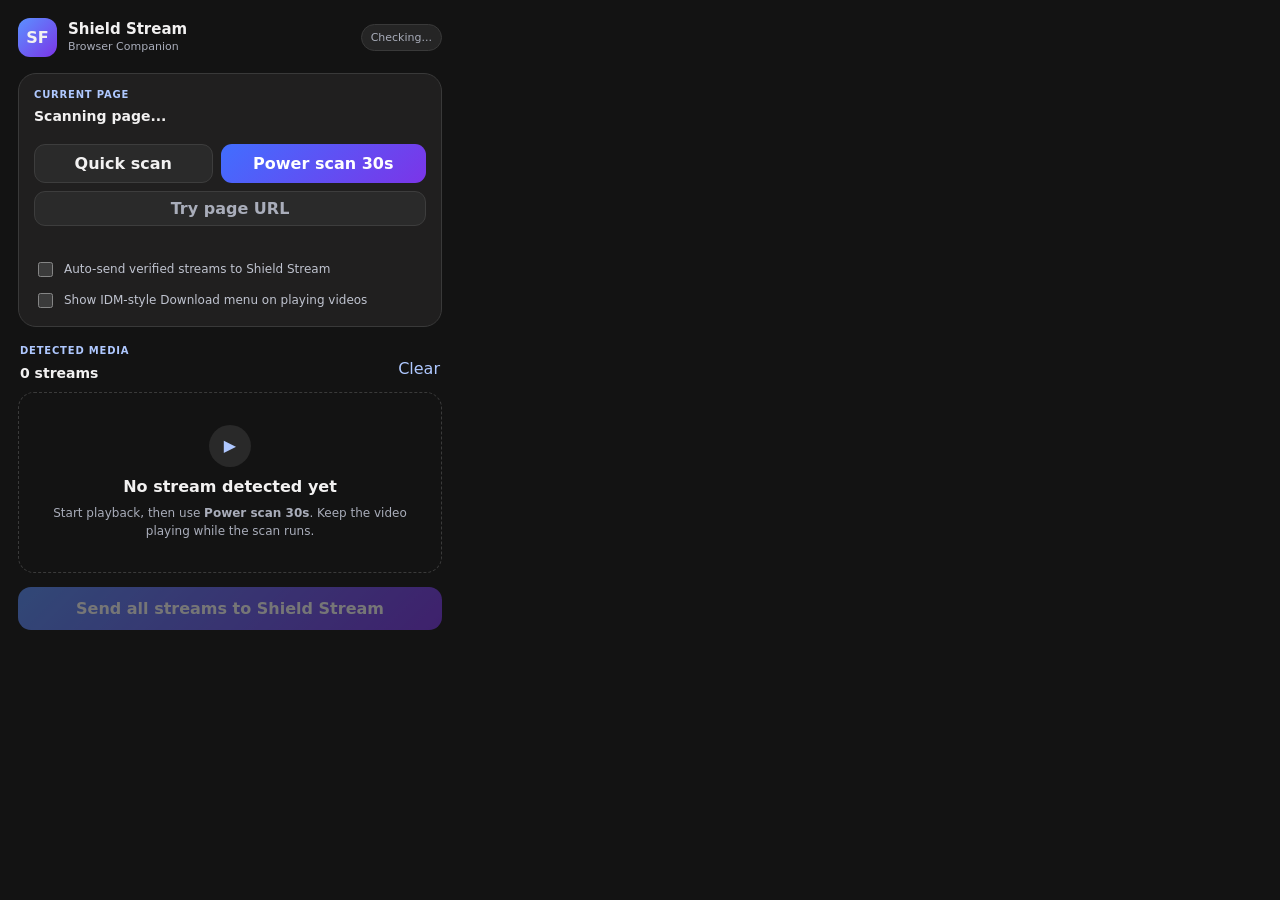
<file: desktop_v2_2/chrome_extension/popup.html>
<!doctype html>
<html>
<head>
  <meta charset="utf-8" />
  <meta name="viewport" content="width=device-width, initial-scale=1" />
  <title>Shield Stream</title>
  <link rel="stylesheet" href="popup.css" />
</head>
<body>
  <main class="shell">
    <header>
      <div class="brand-mark">SF</div>
      <div class="brand-copy">
        <strong>Shield Stream</strong>
        <span>Browser Companion</span>
      </div>
      <span id="connection" class="status">Checking...</span>
    </header>

    <section class="page-card">
      <div class="eyebrow">CURRENT PAGE</div>
      <div id="pageTitle" class="page-title">Scanning page...</div>
      <div id="pageUrl" class="page-url"></div>
      <div class="page-actions">
        <button id="scanBtn" class="secondary">Quick scan</button>
        <button id="deepScanBtn" class="deep">Power scan 30s</button>
        <button id="sendPageBtn" class="secondary compact">Try page URL</button>
      </div>
      <div id="deepState" class="deep-state"></div>
      <label class="auto-row"><input id="autoSend" type="checkbox" /> <span>Auto-send verified streams to Shield Stream</span></label>
      <label class="auto-row"><input id="floatingButton" type="checkbox" /> <span>Show IDM-style Download menu on playing videos</span></label>
    </section>

    <section class="results-head">
      <div>
        <div class="eyebrow">DETECTED MEDIA</div>
        <strong id="countText">0 streams</strong>
      </div>
      <button id="clearBtn" class="text-btn">Clear</button>
    </section>

    <section id="empty" class="empty">
      <div class="empty-icon">▶</div>
      <strong>No stream detected yet</strong>
      <p>Start playback, then use <b>Power scan 30s</b>. Keep the video playing while the scan runs.</p>
    </section>

    <section id="list" class="media-list"></section>

    <footer>
      <button id="sendAllBtn" class="primary" disabled>Send all streams to Shield Stream</button>
      <div id="message" class="message"></div>
    </footer>
  </main>
  <script src="popup.js"></script>
</body>
</html>
</file>
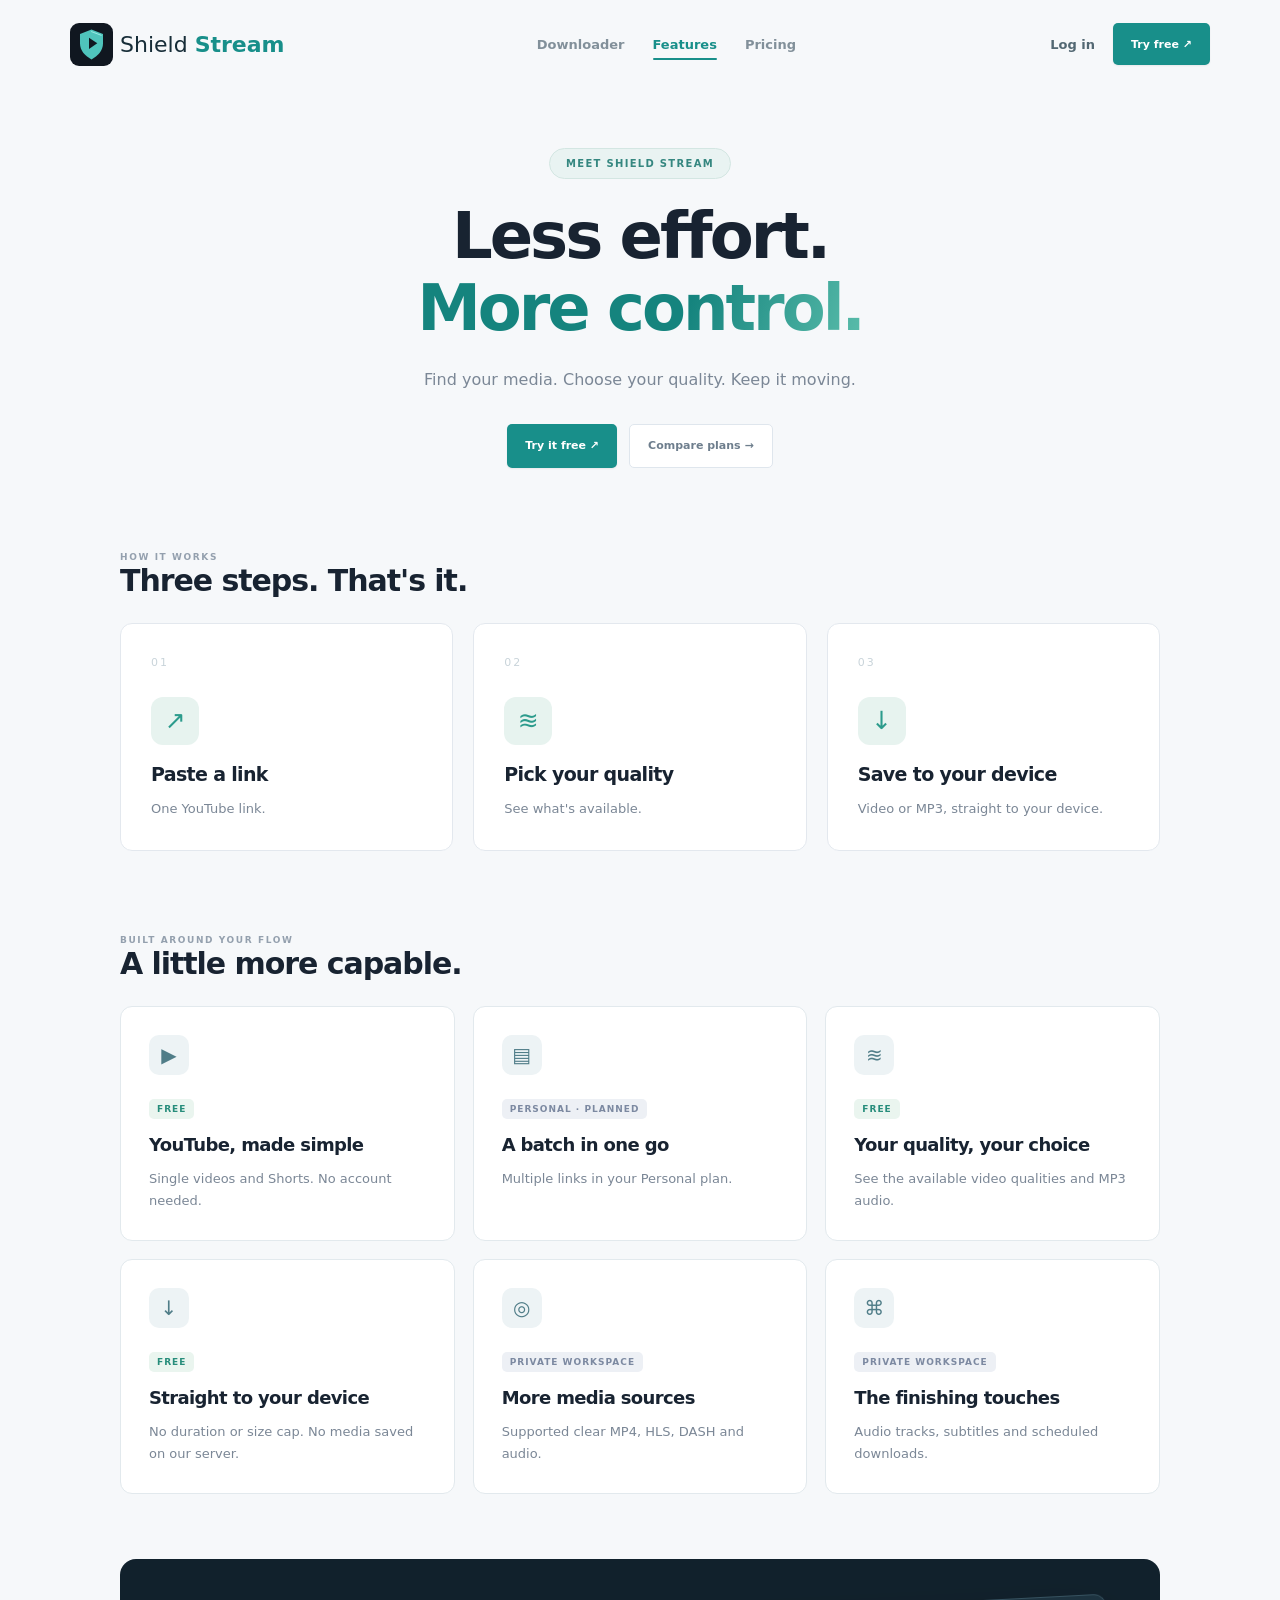
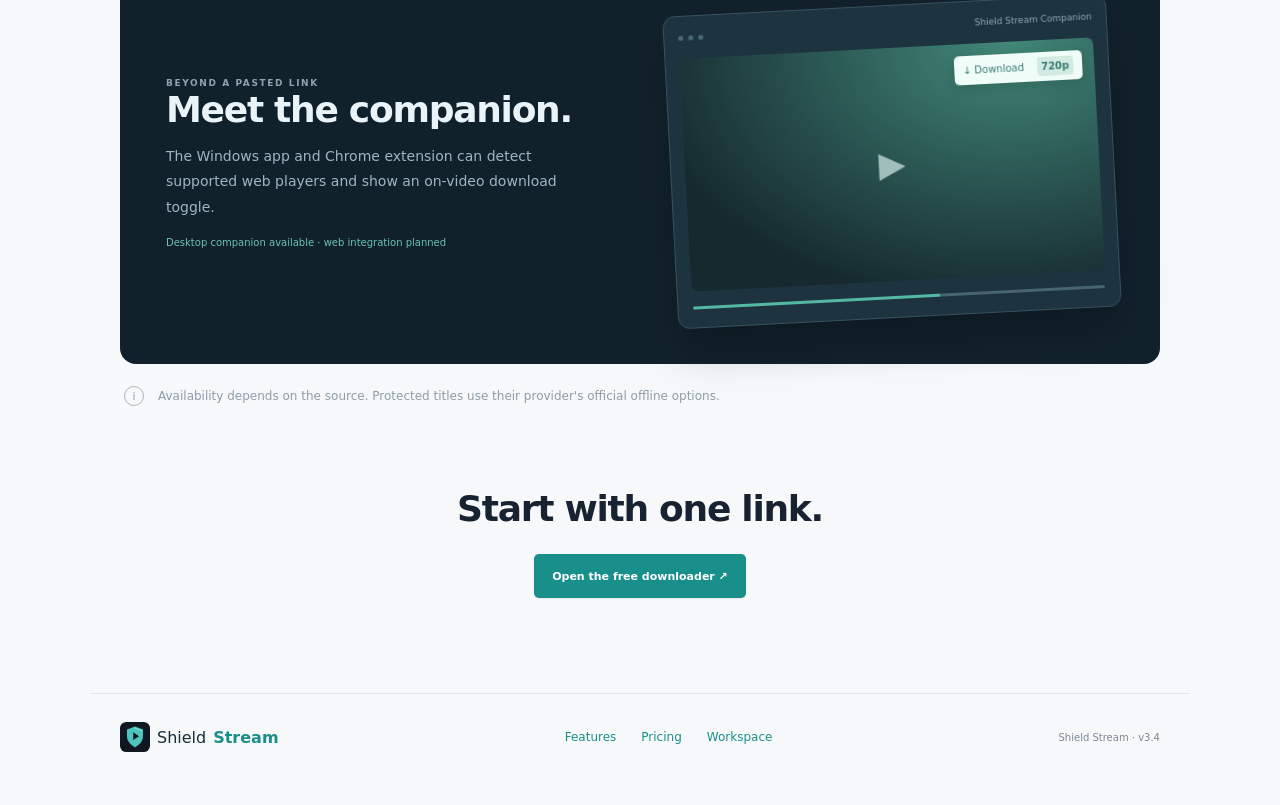
<file: server/static/features.html>
<!doctype html><html lang="en"><head><meta charset="utf-8"><meta name="viewport" content="width=device-width,initial-scale=1,viewport-fit=cover"><meta name="theme-color" content="#101720"><meta name="description" content="Shield Stream — simple media downloads and a private workspace."><title>Features · Shield Stream</title><link rel="icon" href="shield.svg" type="image/svg+xml"><link rel="manifest" href="manifest.webmanifest"><link rel="stylesheet" href="style.css?v=3.4"><script src="site.js?v=3.4" defer></script></head><body class="marketing-body" data-page="features"><nav class="public-nav marketing-nav" aria-label="Main navigation"><a class="public-brand" href="./"><img src="shield.svg" alt="">Shield <b>Stream</b></a><div class="site-links"><a href="./" data-page="home">Downloader</a><a href="features" data-page="features">Features</a><a href="pricing" data-page="pricing">Pricing</a></div><div class="site-actions"><a href="./#workspace" class="nav-login">Log in</a><a href="./#free-form" class="primary nav-start">Try free ↗</a></div></nav><main class="marketing-main"><section class="marketing-hero"><span class="hero-pill">MEET SHIELD STREAM</span><h1>Less effort.<br><span class="headline-shimmer">More control.</span></h1><p>Find your media. Choose your quality. Keep it moving.</p><div class="hero-actions"><a href="./#free-form" class="primary">Try it free ↗</a><a href="pricing" class="secondary">Compare plans →</a></div></section>
<section class="workflow-section"><div class="section-intro"><span class="eyebrow">HOW IT WORKS</span><h2>Three steps. That's it.</h2></div><div class="workflow-grid"><article><span class="workflow-number">01</span><div class="workflow-symbol">↗</div><h3>Paste a link</h3><p>One YouTube link.</p></article><article><span class="workflow-number">02</span><div class="workflow-symbol">≋</div><h3>Pick your quality</h3><p>See what's available.</p></article><article><span class="workflow-number">03</span><div class="workflow-symbol">↓</div><h3>Save to your device</h3><p>Video or MP3, straight to your device.</p></article></div></section>
<section class="feature-section"><div class="section-intro"><span class="eyebrow">BUILT AROUND YOUR FLOW</span><h2>A little more capable.</h2></div><div class="feature-grid"><article class="feature-tile"><span class="feature-icon">▶</span><span class="feature-state">FREE</span><h3>YouTube, made simple</h3><p>Single videos and Shorts. No account needed.</p></article><article class="feature-tile"><span class="feature-icon">▤</span><span class="feature-state planned">PERSONAL · PLANNED</span><h3>A batch in one go</h3><p>Multiple links in your Personal plan.</p></article><article class="feature-tile"><span class="feature-icon">≋</span><span class="feature-state">FREE</span><h3>Your quality, your choice</h3><p>See the available video qualities and MP3 audio.</p></article><article class="feature-tile"><span class="feature-icon">↓</span><span class="feature-state">FREE</span><h3>Straight to your device</h3><p>No duration or size cap. No media saved on our server.</p></article><article class="feature-tile"><span class="feature-icon">◎</span><span class="feature-state planned">PRIVATE WORKSPACE</span><h3>More media sources</h3><p>Supported clear MP4, HLS, DASH and audio.</p></article><article class="feature-tile"><span class="feature-icon">⌘</span><span class="feature-state planned">PRIVATE WORKSPACE</span><h3>The finishing touches</h3><p>Audio tracks, subtitles and scheduled downloads.</p></article></div></section>
<section class="companion-section"><div><span class="eyebrow">BEYOND A PASTED LINK</span><h2>Meet the companion.</h2><p>The Windows app and Chrome extension can detect supported web players and show an on-video download toggle.</p><span class="small-status">Desktop companion available · web integration planned</span></div><div class="companion-visual" aria-label="Illustration of the desktop download toggle"><div class="mock-window"><div class="mock-window-bar"><i></i><i></i><i></i><span>Shield Stream Companion</span></div><div class="mock-player"><span class="mock-play">▶</span><span class="mock-toggle">↓ Download <b>720p</b></span></div><div class="mock-track"><span></span></div></div></div></section>
<div class="source-note"><span>i</span><p>Availability depends on the source. Protected titles use their provider's official offline options.</p></div><section class="marketing-cta"><h2>Start with one link.</h2><a href="./#free-form" class="primary">Open the free downloader ↗</a></section></main><footer class="site-footer"><a class="public-brand" href="./"><img src="shield.svg" alt="">Shield <b>Stream</b></a><div><a href="features">Features</a><a href="pricing">Pricing</a><a href="./#workspace">Workspace</a></div><small>Shield Stream · v3.4</small></footer></body></html>
</file>
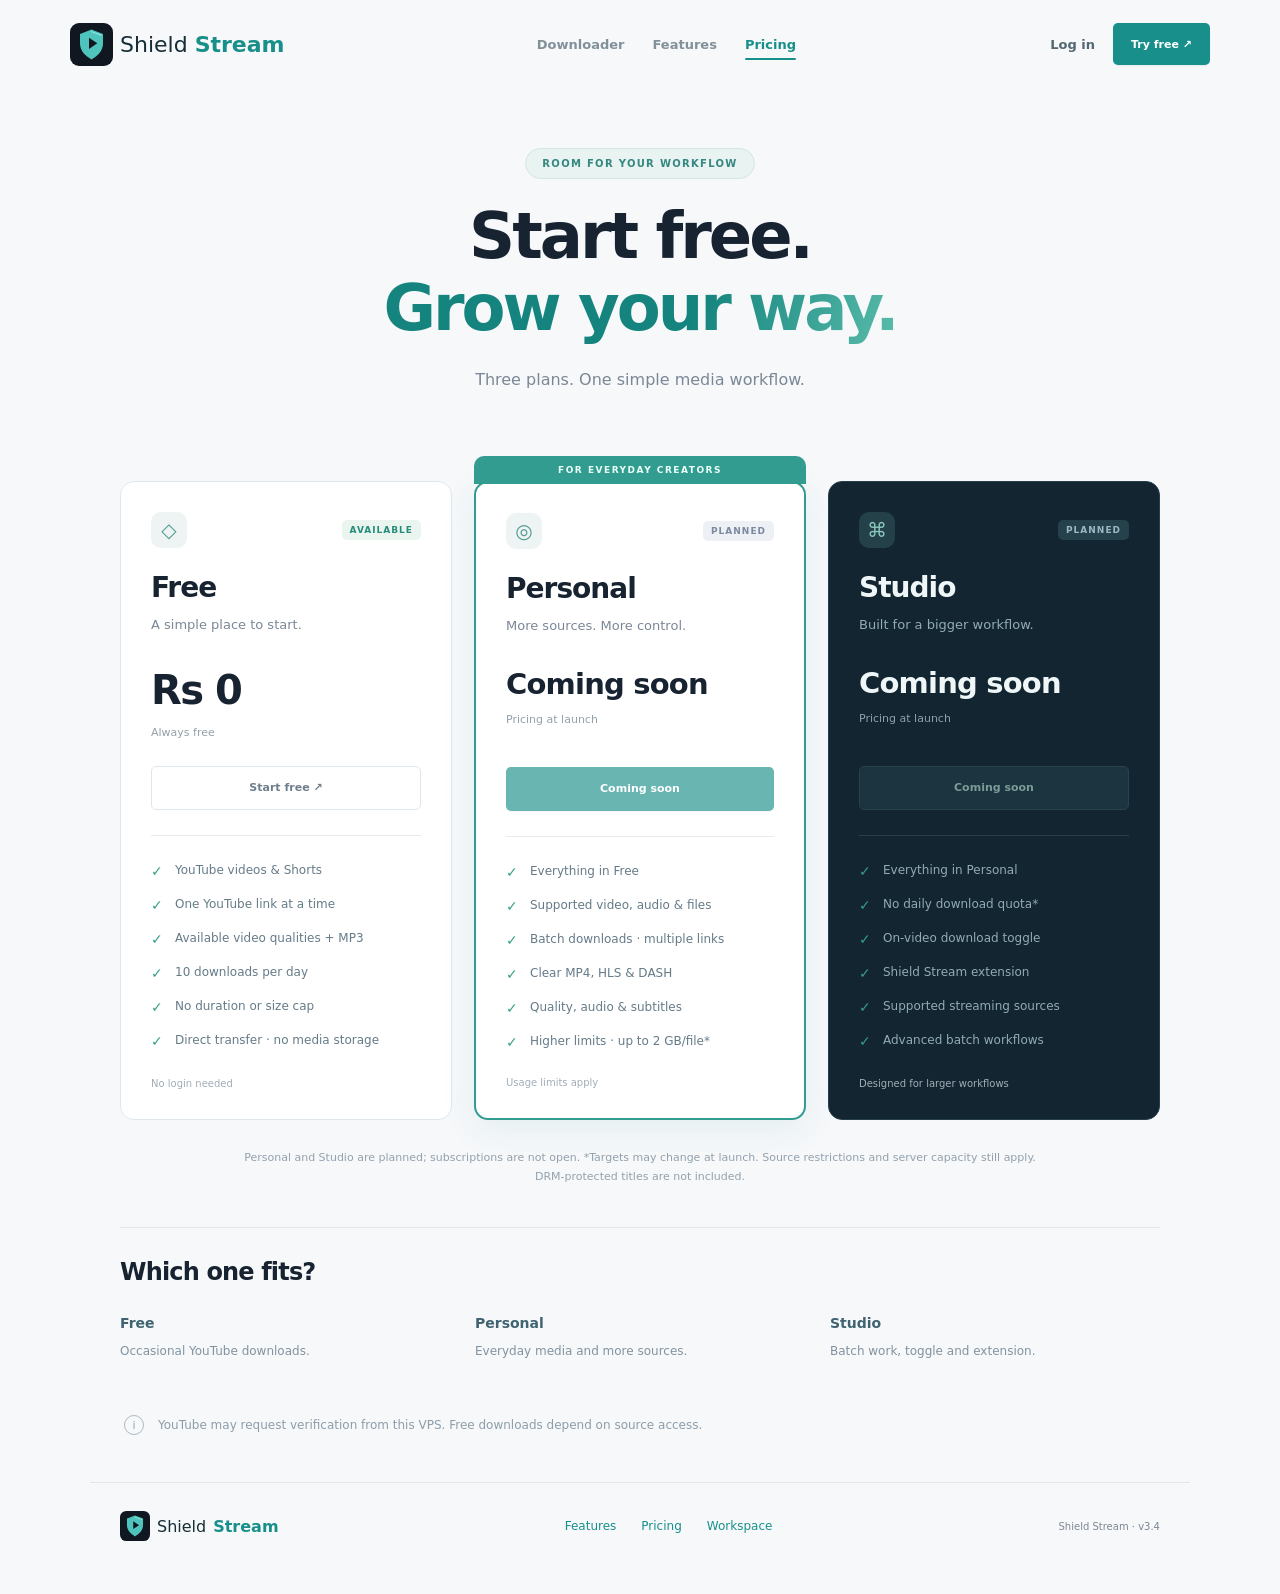
<file: server/static/pricing.html>
<!doctype html><html lang="en"><head><meta charset="utf-8"><meta name="viewport" content="width=device-width,initial-scale=1,viewport-fit=cover"><meta name="theme-color" content="#101720"><meta name="description" content="Shield Stream — simple media downloads and a private workspace."><title>Pricing · Shield Stream</title><link rel="icon" href="shield.svg" type="image/svg+xml"><link rel="manifest" href="manifest.webmanifest"><link rel="stylesheet" href="style.css?v=3.4"><script src="site.js?v=3.4" defer></script></head><body class="marketing-body" data-page="pricing"><nav class="public-nav marketing-nav" aria-label="Main navigation"><a class="public-brand" href="./"><img src="shield.svg" alt="">Shield <b>Stream</b></a><div class="site-links"><a href="./" data-page="home">Downloader</a><a href="features" data-page="features">Features</a><a href="pricing" data-page="pricing">Pricing</a></div><div class="site-actions"><a href="./#workspace" class="nav-login">Log in</a><a href="./#free-form" class="primary nav-start">Try free ↗</a></div></nav><main class="marketing-main"><section class="marketing-hero pricing-hero"><span class="hero-pill">ROOM FOR YOUR WORKFLOW</span><h1>Start free.<br><span class="headline-shimmer">Grow your way.</span></h1><p>Three plans. One simple media workflow.</p></section>
<section class="pricing-grid" aria-label="Plans"><article class="plan-card"><div class="plan-top"><span class="plan-icon">◇</span><span class="feature-state">AVAILABLE</span></div><h2>Free</h2><p class="plan-description">A simple place to start.</p><div class="plan-price">Rs 0<span>Always free</span></div><a href="./#free-form" class="secondary plan-action">Start free ↗</a><ul class="plan-features"><li>YouTube videos & Shorts</li><li>One YouTube link at a time</li><li>Available video qualities + MP3</li><li>10 downloads per day</li><li>No duration or size cap</li><li>Direct transfer · no media storage</li></ul><span class="plan-bottom">No login needed</span></article>
<article class="plan-card plan-featured"><div class="featured-ribbon">FOR EVERYDAY CREATORS</div><div class="plan-top"><span class="plan-icon">◎</span><span class="feature-state planned">PLANNED</span></div><h2>Personal</h2><p class="plan-description">More sources. More control.</p><div class="plan-price upcoming-price">Coming soon<span>Pricing at launch</span></div><button class="primary plan-action" disabled>Coming soon</button><ul class="plan-features"><li>Everything in Free</li><li>Supported video, audio & files</li><li>Batch downloads · multiple links</li><li>Clear MP4, HLS & DASH</li><li>Quality, audio & subtitles</li><li>Higher limits · up to 2 GB/file*</li></ul><span class="plan-bottom">Usage limits apply</span></article>
<article class="plan-card studio-card"><div class="plan-top"><span class="plan-icon">⌘</span><span class="feature-state planned">PLANNED</span></div><h2>Studio</h2><p class="plan-description">Built for a bigger workflow.</p><div class="plan-price upcoming-price">Coming soon<span>Pricing at launch</span></div><button class="secondary plan-action" disabled>Coming soon</button><ul class="plan-features"><li>Everything in Personal</li><li>No daily download quota*</li><li>On-video download toggle</li><li>Shield Stream extension</li><li>Supported streaming sources</li><li>Advanced batch workflows</li></ul><span class="plan-bottom">Designed for larger workflows</span></article></section>
<p class="pricing-note">Personal and Studio are planned; subscriptions are not open. *Targets may change at launch. Source restrictions and server capacity still apply. DRM-protected titles are not included.</p>
<section class="pricing-help"><h3>Which one fits?</h3><div><span><b>Free</b>Occasional YouTube downloads.</span><span><b>Personal</b>Everyday media and more sources.</span><span><b>Studio</b>Batch work, toggle and extension.</span></div></section><div class="source-note"><span>i</span><p>YouTube may request verification from this VPS. Free downloads depend on source access.</p></div></main><footer class="site-footer"><a class="public-brand" href="./"><img src="shield.svg" alt="">Shield <b>Stream</b></a><div><a href="features">Features</a><a href="pricing">Pricing</a><a href="./#workspace">Workspace</a></div><small>Shield Stream · v3.4</small></footer></body></html>
</file>
<file: desktop_v2_2/chrome_extension/popup.css>
:root {
  color-scheme: dark;
  font-family: "Segoe UI", Inter, system-ui, sans-serif;
  --bg: #131313;
  --card: #201f1f;
  --card2: #292929;
  --border: #393939;
  --text: #f2f1f1;
  --muted: #a9adba;
  --blue: #5b91ff;
  --purple: #7b35e8;
  --green: #66ddb0;
  --red: #ff8f8a;
  --amber: #f0c56b;
}
* { box-sizing: border-box; }
body { margin: 0; background: var(--bg); color: var(--text); width: 460px; min-height: 560px; }
.shell { padding: 18px; }
header { display: flex; align-items: center; gap: 11px; margin-bottom: 16px; }
.brand-mark { width: 39px; height: 39px; border-radius: 12px; display: grid; place-items: center; font-weight: 800; background: linear-gradient(135deg, var(--blue), var(--purple)); }
.brand-copy { display: flex; flex-direction: column; line-height: 1.15; flex: 1; }
.brand-copy strong { font-size: 15px; }
.brand-copy span { margin-top: 3px; font-size: 11px; color: var(--muted); }
.status { font-size: 11px; padding: 6px 9px; border-radius: 999px; color: var(--muted); background: #252525; border: 1px solid var(--border); }
.status.online { color: var(--green); border-color: #295b49; background: #17352c; }
.status.offline { color: var(--red); border-color: #673936; background: #3b2322; }
.page-card { background: var(--card); border: 1px solid var(--border); border-radius: 18px; padding: 15px; }
.eyebrow { color: #afc8ff; font-size: 10px; font-weight: 800; letter-spacing: .08em; margin-bottom: 7px; }
.page-title { font-size: 14px; font-weight: 700; line-height: 1.35; white-space: nowrap; overflow: hidden; text-overflow: ellipsis; }
.page-url { color: var(--muted); font-size: 11px; margin-top: 5px; white-space: nowrap; overflow: hidden; text-overflow: ellipsis; }
.page-actions { display: grid; grid-template-columns: 1fr 1.15fr; gap: 8px; margin-top: 13px; }
button { font: inherit; cursor: pointer; border: 0; }
.secondary { background: #2a2a2a; border: 1px solid #3d3d3d; color: var(--text); border-radius: 11px; padding: 9px 11px; font-weight: 650; }
.secondary.compact { grid-column: 1 / -1; padding: 7px 10px; color: var(--muted); }
.deep { color: white; border-radius: 11px; padding: 9px 11px; font-weight: 750; background: linear-gradient(135deg, #416eff, #7b35e8); }
.deep.active { background: #2b344b; color: #c7d7ff; cursor: progress; }
.deep-state { min-height: 15px; margin-top: 8px; font-size: 10px; color: var(--muted); }
.deep-state.active { color: #bcd0ff; }
.results-head { display: flex; align-items: end; justify-content: space-between; margin: 18px 2px 10px; }
.results-head strong { font-size: 14px; }
.text-btn { color: #afc8ff; background: transparent; padding: 4px 0; }
.empty { text-align: center; color: var(--muted); padding: 32px 24px; border: 1px dashed #3a3a3a; border-radius: 16px; }
.empty-icon { width: 42px; height: 42px; display: grid; place-items: center; border-radius: 50%; margin: 0 auto 10px; background: #292929; color: #afc8ff; }
.empty strong { color: var(--text); }
.empty p { font-size: 12px; line-height: 1.5; margin: 8px 0 0; }
.media-list { display: flex; flex-direction: column; gap: 9px; max-height: 330px; overflow-y: auto; }
.media-item { background: var(--card); border: 1px solid var(--border); border-radius: 15px; padding: 12px; display: grid; grid-template-columns: 1fr auto; gap: 10px; align-items: center; }
.media-item.verified { border-color: #365448; }
.media-title { font-weight: 650; font-size: 13px; line-height: 1.3; white-space: nowrap; overflow: hidden; text-overflow: ellipsis; max-width: 300px; }
.media-meta { display: flex; gap: 6px; align-items: center; margin-top: 5px; min-width: 0; }
.chip, .verify-chip { border-radius: 999px; padding: 3px 7px; font-size: 9px; text-transform: uppercase; white-space: nowrap; }
.chip { color: #bcd0ff; background: #28344e; border: 1px solid #3e5279; }
.verify-chip { color: var(--green); background: #19362c; border: 1px solid #315b4c; }
.media-url { color: var(--muted); font-size: 10px; white-space: nowrap; overflow: hidden; text-overflow: ellipsis; max-width: 210px; }
.send-one { border-radius: 10px; padding: 8px 10px; color: white; font-weight: 700; background: linear-gradient(135deg, var(--blue), var(--purple)); }
footer { margin-top: 14px; }
.primary { width: 100%; color: white; border-radius: 13px; padding: 12px 14px; font-weight: 750; background: linear-gradient(135deg, var(--blue), var(--purple)); }
.primary:disabled { opacity: .42; cursor: default; }
.message { color: var(--muted); text-align: center; font-size: 11px; min-height: 16px; margin-top: 8px; line-height: 1.4; }
.message.ok { color: var(--green); }
.message.error { color: var(--red); }
.hint-item { border-style: dashed; opacity: .82; }
.send-one.wait { background: #303030; color: #a9adba; border: 1px solid #444; cursor: default; }

.auto-row{display:flex;align-items:center;gap:8px;margin-top:10px;color:#bfc3cf;font-size:12px;user-select:none}.auto-row input{accent-color:#6c5ce7;width:15px;height:15px}.auto-row span{line-height:1.3}
</file>
<file: server/static/style.css>
:root{--ink:#182331;--muted:#7c8795;--accent:#188f8a;--accent-dark:#107670;--line:#e3e8ee;--bg:#f3f5f8;--sidebar:#111a24;--danger:#c2495f}*{box-sizing:border-box}body{margin:0;font-family:Inter,ui-sans-serif,system-ui,-apple-system,BlinkMacSystemFont,"Segoe UI",sans-serif;color:var(--ink);background:var(--bg);font-size:13px}[hidden]{display:none!important}button,input,textarea,select{font:inherit}button{cursor:pointer;transition:background .15s,box-shadow .15s;border:0}button:disabled{opacity:.55;cursor:wait}a{color:var(--accent);text-decoration:none}button,input,a,select,summary{outline-offset:4px}h1,h2,h3{margin:0;letter-spacing:-.035em}h1{font-size:30px;line-height:1.3;font-weight:650}h2{font-size:27px;font-weight:650}h3{font-size:15px;font-weight:650}p{color:#7b8796;line-height:1.7}small{font-size:11px;color:var(--muted)}.eyebrow{font-size:9px;letter-spacing:1.6px;font-weight:750;color:#94a0ae;margin-bottom:10px}.status-dot{display:inline-block;width:6px;height:6px;background:#28af96;border-radius:50%;flex-shrink:0}.login{display:grid;grid-template-columns:48% 52%;min-height:100dvh}.login-story{display:flex;flex-direction:column;background:radial-gradient(ellipse at 110% 70%,#22475166,transparent 55%),#101923;color:#eef4fa;padding:50px 65px;position:relative;overflow:hidden}.login-story:after{content:"";position:absolute;bottom:-140px;right:-170px;width:580px;height:580px;border:1px solid #b4ded412;border-radius:50%;box-shadow:0 0 0 60px #b4ded407,0 0 0 120px #b4ded404}.login-brand{display:flex;align-items:center;gap:12px;font-size:18px;letter-spacing:2px;font-weight:400}.login-brand img{width:45px}.login-brand b{color:#65c9c3;font-weight:700}.login-copy{margin:auto 0;position:relative;z-index:1}.login-copy .eyebrow{color:#649ca0;font-size:10px}.login-copy h1{font-size:54px;line-height:1.15;margin:25px 0;font-weight:620;letter-spacing:-2px}.login-copy p{font-size:15px;color:#778ba0;line-height:1.9}.login-protocols{display:flex;gap:10px;margin-top:35px}.login-protocols span{padding:7px 12px;border:1px solid #304152;border-radius:5px;color:#94a7bc;font-size:9px;letter-spacing:1px}.login-caption{font-size:8px;letter-spacing:2px;color:#627689}.login-right{display:grid;place-items:center;padding:35px;background:#f8fafc}.login-card{width:100%;max-width:365px}.login-card p{font-size:12px;margin:14px 0 30px}.login-card label{margin-top:35px}.login-card input{background:#fff;font-size:13px;padding:15px}.login-card .primary{margin-top:18px;width:100%;padding:15px;justify-content:space-between}.login-trust{border-top:1px solid var(--line);margin-top:40px;padding-top:22px;font-size:9px;color:#8c99a6;display:flex;align-items:center;gap:7px}.login-trust>span:last-child{margin-left:auto;font-size:7px;letter-spacing:1px}.login-mobile-brand{display:none}aside{position:fixed;inset:0 auto 0 0;width:228px;padding:25px 15px;background:var(--sidebar);display:flex;flex-direction:column;color:#a8b7c8}.brand{display:flex;gap:10px;align-items:center;color:#f0f4f9;font-size:19px;font-weight:450;letter-spacing:-.5px;padding:0 7px 26px}.brand img{width:39px}.brand b{font-weight:700}.brand small{display:block;font-size:7px;letter-spacing:1.9px;margin-top:6px;color:#6d849d}.workspace-name{display:flex;gap:9px;align-items:center;padding:11px;border:1px solid #273544;border-radius:7px;font-size:10px;color:#c4d0de;margin-bottom:30px}.workspace-name small{display:block;font-size:8px;margin-top:4px;color:#617990}.workspace-name>span:last-child{margin-left:auto;color:#536b85}.avatar{width:27px;height:29px;border-radius:6px;background:#25394a;color:#a7cdd3;display:grid;place-items:center;font-size:11px;font-weight:650}.nav-label{padding:0 13px;font-size:8px;letter-spacing:1.7px;color:#526a83;font-weight:650;margin-bottom:12px}.nav-secondary{margin-top:25px}.nav{display:flex;gap:12px;align-items:center;padding:12px 13px;border-radius:6px;color:#91a3b6;background:transparent;font-size:11px;font-weight:500;position:relative;margin-bottom:5px;text-align:left;min-height:42px}.nav-icon{width:18px;font-size:18px;text-align:center;line-height:1}.nav.active{color:#73d5ce;background:#1b343d}.nav.active:before{content:"";position:absolute;left:-15px;top:9px;bottom:9px;width:3px;background:#4cc3b9;border-radius:0 3px 3px 0}.nav b{font-size:9px;font-weight:500;border-radius:4px;padding:2px 6px;background:#2c4b55;color:#94d4d1;margin-left:auto}.aside-bottom{border-top:1px solid #233140;margin-top:auto;padding:22px 10px 0}.server-state{font-size:10px;position:relative;padding-left:15px;color:#9dafc1}.server-state i{position:absolute;left:0;top:4px;width:5px;height:5px;background:#41bea8;border-radius:50%}.server-state small{display:block;font-size:8px;color:#5f778e;margin:7px 0 21px}.text-button{background:transparent;color:var(--muted);padding:6px 0;font-size:10px}.aside-bottom .text-button{color:#6f879e}main{margin-left:228px}header{height:68px;display:flex;align-items:center;justify-content:space-between;padding:0 35px;background:white;border-bottom:1px solid var(--line);gap:15px}.breadcrumb{font-size:10px;color:#94a1b1}.breadcrumb span{color:#c3ccd5;margin:0 12px}.breadcrumb strong{font-weight:500;color:#5e6c7f}.header-actions{display:flex;gap:16px;align-items:center}.header-avatar{width:28px;height:28px;background:#ecf1f4;border:1px solid #dde4eb;border-radius:6px;display:grid;place-items:center;font-size:10px;font-weight:600;color:#788b9b}.private-pill{display:flex;gap:6px;align-items:center;color:#7b8a97;font-size:9px}.private-pill i{width:4px;height:4px;border-radius:50%;background:#46b39b}#mobile-logout{display:none}.page{padding:32px 35px 20px;max-width:1450px;margin:auto}.page-heading{display:flex;justify-content:space-between;align-items:center;gap:20px;margin-bottom:27px}.page-heading p{font-size:11px;margin:9px 0 0}.page-heading .secondary{font-size:10px;padding:10px 14px}.stats{display:grid;grid-template-columns:repeat(4,1fr);gap:15px;margin:0 0 22px}.stats>div{border:1px solid var(--line);background:white;padding:19px 20px;border-radius:8px}.stat-top{display:flex;justify-content:space-between;align-items:center;gap:5px}.stat-top>span{color:#91a0ae;font-size:8px;letter-spacing:1px;font-weight:650}.stat-top i{font-style:normal;font-size:15px;color:#9caebb}.stats strong{font-size:26px;display:block;margin:12px 0 6px;letter-spacing:-1px;font-weight:650}.stats small{font-size:9px;color:#9ba7b4}.stats .stat-engine{font-size:20px;margin:17px 0 9px;letter-spacing:-.4px;display:flex;gap:8px;align-items:center}.capture-grid{display:grid;grid-template-columns:minmax(0,1fr) 275px;gap:20px}.panel{background:#fff;border:1px solid var(--line);border-radius:8px;padding:24px;margin:0 0 20px}.panel-heading{display:flex;align-items:center;justify-content:space-between;gap:15px;margin-bottom:24px}.panel-heading small{font-size:9px;display:block;margin-top:5px;color:#9ba7b5}.section-label{display:inline-flex;align-items:center;gap:12px}.step-number{width:29px;height:29px;border:1px solid #dce6ed;background:#f5f8fa;color:#a3b0ba;border-radius:6px;display:grid;place-items:center;font-size:10px;font-weight:650}.muted{font-size:8px;letter-spacing:1px;color:#9da9b7}.tag{font-size:7px;letter-spacing:1px;border:1px solid #e1e8ec;background:#f7f9fa;border-radius:4px;color:#8a9ba6;padding:5px 7px;white-space:nowrap}.primary,.secondary{display:inline-flex;align-items:center;justify-content:center;gap:16px;border-radius:5px;font-size:11px;font-weight:600;padding:12px 18px;white-space:nowrap}.primary{background:var(--accent);color:white;box-shadow:0 1px 2px #0001}.primary:hover{background:var(--accent-dark)}.secondary{background:white;border:1px solid #dfe6ed;color:#6e7e8d}.secondary:hover{background:#f1f7f7}.compact{font-size:9px;padding:8px 10px}label{display:block;font-size:10px;color:#71808e;font-weight:600;margin-bottom:9px}input,select,textarea{border:1px solid #dde5eb;background:#fbfcfd;border-radius:5px;padding:12px 13px;width:100%;font-size:11px;color:#526271}input:focus,select:focus,textarea:focus{outline:2px solid #47b1a62b;border-color:#5bb9af}input::placeholder{color:#a7b2bd}.url-row{display:flex;gap:9px}.url-row input{flex:1;min-width:0}.url-row .primary{padding:12px 19px}.help{font-size:10px;color:#95a1ae;line-height:1.7}details{font-size:10px;margin-top:17px;color:#8897a7}summary{cursor:pointer}summary .muted{margin-left:8px;letter-spacing:0;font-size:9px}textarea{min-height:80px;resize:vertical;font-family:ui-monospace,monospace}.source-footnote{padding-top:22px;margin-top:21px;border-top:1px solid #edf0f4;color:#a2adba;font-size:9px;display:flex;gap:7px;align-items:center}.tiny-shield{color:#7dafaa;font-size:15px}.source-panel{margin-bottom:0}.quick-panel{padding:20px 19px;margin-bottom:0}.quick-panel .panel-heading{margin-bottom:14px}.quick-panel h3{font-size:12px}.quick-source{display:flex;width:100%;align-items:center;gap:10px;background:transparent;padding:13px 0;text-align:left;border-bottom:1px solid #eef1f5;color:#6f8191}.quick-source:last-child{border-bottom:0}.quick-source:hover{background:#f6fafb}.quick-icon{display:grid;place-items:center;flex-shrink:0;width:30px;height:32px;border:1px solid #e1e8ec;background:#f5f8fa;border-radius:5px;color:#8aadb0;font-size:16px}.quick-source b{display:block;font-size:10px;font-weight:600;color:#647786}.quick-source small{display:block;margin-top:4px;color:#a2aeb9;font-size:8px}.quick-source>span:last-child{margin-left:auto;font-size:13px;color:#b2bfca}.results-heading{display:flex;align-items:center;justify-content:space-between;margin:30px 0 16px}.results-heading h3{font-size:13px}.empty{border:1px dashed #d8e0e8;border-radius:8px;background:#fafbfd;text-align:center;padding:50px 20px}.empty-icon{width:47px;height:48px;background:#eef3f6;border:1px solid #e0e8ee;border-radius:10px;display:grid;place-items:center;margin:0 auto 17px;font-size:23px;color:#a2b7bf}.empty h3{font-size:13px;font-weight:600;color:#7c8b99}.empty p{font-size:10px;color:#9aa8b6;margin:10px 0 0}.supported-types{display:inline-flex;gap:12px;font-size:7px;letter-spacing:1.2px;color:#aab7c3;margin-top:24px}.supported-types i{font-style:normal;color:#c8d1da}.source-info{display:flex;align-items:center;gap:14px;background:#ecf3f5;border:1px solid #dce8ed;border-radius:7px;padding:17px 20px;margin-top:22px}.info-icon{border:1px solid #adc1cb;border-radius:50%;font-size:10px;width:17px;height:17px;text-align:center;line-height:16px;color:#7b9daa;flex-shrink:0}.source-info b{font-size:10px;color:#7393a1;font-weight:600}.source-info p{font-size:9px;line-height:1.65;color:#90a4b0;margin:5px 0 0}.source-info .text-button{white-space:nowrap;margin-left:auto;font-size:9px;color:#7197a4}#scan-state:empty{display:none}#scan-state{margin-top:18px;font-size:11px}.scan-loading{display:flex;align-items:center;gap:10px;color:var(--accent)}.spinner{width:14px;height:14px;border:2px solid #d6eeeb;border-top-color:var(--accent);border-radius:50%;animation:spin .7s linear infinite}@keyframes spin{to{transform:rotate(360deg)}}.error{color:var(--danger)}.success{color:var(--accent)}.result-head{display:flex;gap:15px;justify-content:space-between}.result-head h3{font-size:17px;overflow-wrap:anywhere}.badge{font-size:8px;background:#e8f6f1;color:#2b9b78;padding:5px 8px;border-radius:4px;white-space:nowrap;display:inline-block;height:fit-content}.badge.protected,.badge.paused{background:#fff4de;color:#ba913d}.badge.failed,.badge.cancelled{background:#fdefef;color:#bb6b79}.badge.queued,.badge.downloading,.badge.merging{background:#e7f1f8;color:#6b93af}.meta-row{display:flex;gap:14px;flex-wrap:wrap;margin:10px 0 18px;font-size:9px;color:#9eabb8}.selection{display:grid;grid-template-columns:repeat(3,1fr);gap:14px;padding:18px 0;border-top:1px solid #eef1f5}.selection label{font-size:9px}.selection select{font-size:10px}.result-actions{display:flex;gap:10px;align-items:center;margin-top:14px;flex-wrap:wrap}.result-actions .text-button{margin-left:auto}.stream-warning{background:#fff9ee;color:#a58b58;border:1px solid #f0e4ca;border-radius:5px;padding:14px 17px;font-size:11px;line-height:1.7;margin-top:10px}.diagnostics{max-height:300px;overflow:auto;font-size:10px;padding-top:8px}pre{background:#f7f9fb;color:#8b99a7;border:1px solid #e9edf2;padding:14px;border-radius:4px;line-height:1.6;white-space:pre-wrap;overflow-wrap:anywhere;font-size:9px}.toolbar{display:flex;justify-content:space-between;align-items:center;gap:15px;margin:5px 0 20px}.filter-buttons{display:flex;gap:7px}.filter{padding:9px 13px;border:1px solid #e0e6ed;background:white;color:#8c9ba8;border-radius:5px;font-size:10px}.filter.active{background:#e8f4f2;border-color:#cbe5df;color:#3a9b8e}.job{background:white;border:1px solid var(--line);border-radius:8px;padding:22px 24px;margin-bottom:13px}.job-title{display:flex;justify-content:space-between;gap:15px;align-items:flex-start}.job-title h3{font-size:14px;overflow-wrap:anywhere;font-weight:600}.job-url{font-size:9px;color:#a5b1bd;white-space:nowrap;text-overflow:ellipsis;overflow:hidden;margin:9px 0 15px}.progress-track{height:4px;background:#edf3f3;border-radius:3px;overflow:hidden;margin-bottom:9px}.progress-track i{height:100%;background:var(--accent);display:block;width:0}.job-progress{display:flex;justify-content:space-between;font-size:9px;color:#95a6b3}.job-actions{display:flex;gap:8px;flex-wrap:wrap;margin-top:17px}.job-actions button,.file-link{padding:7px 11px;border:1px solid #dfe8eb;border-radius:4px;background:#f8fbfc;color:#88a1ac;font-size:9px}.file-link{background:var(--accent);border-color:var(--accent);color:white}.save-primary{background:var(--accent)!important;color:white!important}.job-actions a:not(.file-link){font-size:9px;color:#98a8b5;padding:7px}.lab-panel{max-width:850px}.lab-panel p{font-size:12px}.lab-panel label{margin-top:24px}.lab-panel input[type=file]{border-style:dashed;padding:16px}.lab-actions{display:flex;gap:10px;align-items:center;margin-top:20px;flex-wrap:wrap}#lab-status{font-size:11px;margin-top:18px}.status-grid{display:grid;grid-template-columns:repeat(3,1fr);gap:25px;margin-top:25px}.status-grid>div{border-bottom:1px solid var(--line);padding:12px 0 20px}.status-grid small{font-size:9px;letter-spacing:1px;color:#a1afbc;display:block;margin-bottom:12px}.status-grid strong{font-size:16px;font-weight:550}.settings-note{font-size:10px;margin-top:22px}#settings .panel p{font-size:11px}.guide-grid{display:grid;grid-template-columns:1fr 1fr;gap:20px}.guide-grid .panel{height:100%}.guide-steps{margin:22px 0 0;padding-left:20px;font-size:11px;color:#8a9ba9;line-height:1.8}.guide-steps li{padding:0 0 15px 9px}.guide-steps b{color:#647989;font-weight:550}.guide-grid .secondary{font-size:10px;margin-top:16px}.provider-panel{margin-top:20px}.provider-table{margin-top:22px}.provider-row{display:grid;grid-template-columns:1fr auto;gap:8px;padding:17px 0;border-bottom:1px solid #edf1f5}.provider-row:last-child{border-bottom:0;padding-bottom:0}.provider-row b{font-size:11px;font-weight:550;color:#718695}.provider-row p{grid-column:1/-1;font-size:10px;margin:0;color:#9aabb7}.netflix-panel{display:flex;gap:23px;align-items:flex-start;background:#fafbfc}.netflix-mark{font-size:34px;font-weight:850;color:#c95263;line-height:1;padding:5px 0}.netflix-panel p{font-size:11px}.external-link{font-size:10px;color:var(--accent)}footer{border-top:1px solid #e2e8ee;margin-top:32px;padding:21px 0 4px;display:flex;align-items:center;gap:15px;font-size:8px;color:#a3b0bc}.footer-brand{font-weight:650;letter-spacing:1.3px;color:#93a3b0}footer>span:last-child{margin-left:auto;display:flex;align-items:center;gap:6px}footer .status-dot{width:4px;height:4px}#toast{position:fixed;bottom:25px;right:25px;max-width:400px;padding:16px 22px;background:#21313e;color:#d9e7f0;border:1px solid #3a5060;box-shadow:0 10px 35px #0002;border-radius:7px;font-size:11px;z-index:20}dialog{border:1px solid #dce6ec;border-radius:10px;width:90%;max-width:850px;padding:25px}dialog::backdrop{background:#0e192ac0}video{width:100%;max-height:65vh;background:#0d141e;border-radius:6px}.logout-mobile{display:none}
@media(min-width:1550px){.page{padding-top:42px}.stats>div{padding:23px}.capture-grid{grid-template-columns:minmax(0,1fr) 320px}.source-panel{padding:30px}.page-heading{margin-bottom:30px}}@media(max-width:1100px){aside{width:208px}main{margin-left:208px}.page{padding:28px 25px}.capture-grid{grid-template-columns:minmax(0,1fr) 230px;gap:15px}header{padding:0 25px}.quick-panel{padding:19px 15px}.stats{gap:12px}.stats>div{padding:17px}.stat-top>span{font-size:7px}.source-info .text-button{display:none}.login-story{padding:45px}.login-copy h1{font-size:45px}.status-grid{grid-template-columns:1fr 1fr}}
@media(max-width:800px){aside{width:190px;padding:24px 10px}.brand{font-size:17px;padding:0 4px 24px;gap:7px}.brand img{width:33px}.workspace-name{font-size:9px;padding:9px}.nav{font-size:10px;padding:12px 10px}.nav.active:before{left:-10px}main{margin-left:190px}.capture-grid{grid-template-columns:1fr}.quick-panel{margin-top:0;display:grid;grid-template-columns:repeat(3,1fr);gap:10px;padding:18px}.quick-panel .panel-heading{grid-column:1/-1;margin:0}.quick-source{border:0;padding:5px}.quick-icon{display:none}.quick-source small{font-size:7px}.quick-source b{font-size:9px}.quick-source>span:last-child{display:none}.source-panel{padding:21px}.stats{grid-template-columns:1fr 1fr}.stats>div{padding:17px 19px}.stats strong{margin:7px 0 5px}.stats .stat-engine{margin:14px 0 8px}.selection{grid-template-columns:1fr}.guide-grid{grid-template-columns:1fr}.guide-grid .panel{margin:0}.login{grid-template-columns:43% 57%}.login-story{padding:35px 25px}.login-copy h1{font-size:35px}.login-brand{font-size:13px;letter-spacing:1px;gap:6px}.login-brand img{width:32px}.login-copy p{font-size:12px}.login-protocols{gap:5px;flex-wrap:wrap}.login-protocols span{font-size:7px;padding:7px}.login-caption{font-size:6px}.breadcrumb{font-size:9px}.private-pill{display:none}}
@media(max-width:600px){aside{position:fixed;inset:auto 0 0;width:100%;height:67px;height:calc(67px + env(safe-area-inset-bottom));padding:5px 5px env(safe-area-inset-bottom);display:grid;grid-template-columns:repeat(5,1fr);gap:2px;border-top:1px solid #243847;z-index:10;box-shadow:0 -4px 15px #11192310}.brand,.workspace-name,.nav-label,.aside-bottom{display:none}.nav{padding:9px 2px;margin:0;display:flex;flex-direction:column;justify-content:center;gap:6px;min-height:0;font-size:11px;border-radius:5px;text-align:center}.nav-icon{font-size:19px;width:auto}.nav.active{background:#1b343d}.nav.active:before{display:none}.nav b{position:absolute;top:5px;right:12px;padding:1px 4px;font-size:11px;margin:0}.nav-name{white-space:nowrap}.nav[data-view=guide] .nav-name{font-size:11px}main{margin-left:0;padding-bottom:67px}header{height:59px;padding:0 18px;background:#111a24;border-bottom:1px solid #263949;position:sticky;top:0;z-index:5}.breadcrumb{font-size:0;color:transparent}.breadcrumb>span{display:none}.breadcrumb strong{font-size:15px;font-weight:600;letter-spacing:-.4px;color:#d3e0e9}.breadcrumb:before{content:"SHIELD STREAM";display:block;font-size:11px;color:#5d9ba6;letter-spacing:1.3px;margin-bottom:4px}.header-actions{gap:12px}.header-avatar{display:none}#mobile-logout{display:block;color:#7895a6;font-size:11px}header .secondary{background:#1d303d;border-color:#314758;color:#a7c3d0;font-size:11px;padding:8px}.page{padding:25px 16px 20px}.page-heading{gap:15px;margin-bottom:23px}.page-heading h1{font-size:25px}.page-heading p{font-size:11px;max-width:270px}.page-heading .secondary{font-size:11px;padding:9px}.eyebrow{font-size:11px;letter-spacing:1.3px;margin-bottom:8px}.stats{gap:10px;margin-bottom:18px}.stats>div{padding:15px 17px;border-radius:6px}.stats small{font-size:11px}.stats strong{font-size:24px}.stat-top>span{font-size:11px;letter-spacing:.8px}.stats .stat-engine{font-size:18px;margin:12px 0 6px}.stat-top i{font-size:12px}.panel{padding:20px;border-radius:6px}.panel-heading{margin-bottom:22px;gap:10px}.panel-heading h3{font-size:13px}.panel-heading small{font-size:11px}.tag{font-size:11px;padding:5px 6px}.step-number{width:26px;height:27px;font-size:11px}.section-label{gap:10px}.url-row{flex-wrap:wrap;gap:10px}.source-panel .url-row input{flex-basis:100%;padding:14px 12px;font-size:11px}.source-panel .url-row .primary{width:100%;padding:13px;justify-content:space-between}.session-options{margin-top:19px;font-size:11px}.source-footnote{font-size:11px;padding-top:17px;margin-top:16px}.quick-panel{padding:18px 16px;gap:15px}.quick-source b{font-size:11px;line-height:1.5}.quick-source small{font-size:11px;line-height:1.6}.quick-panel .panel-heading h3{font-size:11px}.muted{font-size:11px}.results-heading{margin:25px 0 15px}.results-heading h3{font-size:12px}.empty{padding:35px 18px}.empty h3{font-size:12px}.empty p{font-size:11px;line-height:1.8}.empty-icon{width:42px;height:42px;font-size:21px}.supported-types{font-size:11px;letter-spacing:.8px;gap:10px}.source-info{padding:16px;gap:12px;align-items:flex-start;margin-top:18px}.info-icon{margin-top:2px}.source-info b{font-size:11px}.source-info p{font-size:11px;line-height:1.8}.result-head h3{font-size:15px}.result-head{flex-wrap:wrap}.meta-row{font-size:11px;gap:10px}.result-actions{gap:8px}.result-actions .primary{width:100%;justify-content:space-between}.result-actions .secondary{flex:1}.result-actions .text-button{font-size:11px}.selection{gap:15px}.job{padding:20px}.job h3{font-size:12px}.badge{font-size:11px}.job-url{font-size:11px}.job-actions{gap:6px}.job-actions button,.file-link{font-size:11px;padding:8px 10px}.file-link.save-primary{width:100%;text-align:center}.filter{font-size:11px;padding:9px 11px}.toolbar>.muted{display:none}.toolbar{flex-wrap:wrap}.filter-buttons{gap:5px}.job-progress{font-size:11px}.guide-grid{gap:15px}.guide-steps{font-size:11px;line-height:1.8;margin-top:20px}.provider-row b{font-size:11px}.provider-row p{font-size:11px}.provider-row{gap:10px}.netflix-panel{gap:16px}.netflix-mark{font-size:30px}.netflix-panel h3{font-size:12px}.netflix-panel p{font-size:11px}.external-link{font-size:11px}.lab-panel p{font-size:11px}.lab-actions .primary,.lab-actions .secondary{font-size:11px;flex:1}.lab-panel .url-row input{flex-basis:100%}.lab-panel .url-row .secondary{width:100%}.status-grid{gap:20px}.status-grid strong{font-size:13px}.status-grid small{font-size:11px;letter-spacing:.8px}.settings-note{font-size:11px}footer{font-size:11px;gap:10px;margin-top:26px;padding:19px 0}.footer-brand{font-size:11px;letter-spacing:.8px}footer>span:last-child{font-size:11px}.login{display:block;background:#f8fafc}.login-story{display:none}.login-right{min-height:100dvh;display:flex;justify-content:center;padding:40px 30px}.login-mobile-brand{display:flex;align-items:center;gap:8px;font-size:22px;font-weight:650;color:#334b5c;margin-bottom:55px}.login-mobile-brand img{width:44px}.login-card h2{font-size:26px}.login-card .eyebrow{font-size:11px}.login-card p{font-size:11px}.login-trust{font-size:11px}.login-card input{font-size:12px}#toast{left:16px;right:16px;bottom:82px;max-width:none;font-size:11px}.stream-warning{font-size:11px}dialog{padding:20px}.login-card label{font-size:11px}}
@media(prefers-reduced-motion:reduce){*{animation:none!important;transition:none!important}}

@media(max-width:600px){input,textarea,select{font-size:16px!important}.quick-panel{display:block}.quick-source{width:100%;padding:14px 0}.quick-source b{font-size:13px}.quick-source small{font-size:11px}.nav[data-view=guide] .nav-name{font-size:10px}.nav-name{font-size:10px}.page-heading{flex-wrap:wrap}.guide-steps,.netflix-panel p,.source-info p,.empty p{font-size:13px}.primary,.secondary{min-height:42px}.job-actions button,.file-link{min-height:40px}.login-trust>span:last-child{font-size:9px}.stat-top>span{font-size:10px}.muted,.eyebrow{font-size:10px}.breadcrumb:before{font-size:9px}.supported-types{flex-wrap:wrap}header .secondary{font-size:10px}.source-info{flex-wrap:wrap}.source-info>div{flex:1;min-width:200px}}
.public-home{background:#f6f8fa;min-height:100dvh}.public-nav{max-width:1200px;margin:auto;height:88px;display:flex;align-items:center;justify-content:space-between;padding:0 30px;gap:20px}.public-brand{display:flex;align-items:center;gap:7px;font-size:22px;color:#172d38}.public-brand img{width:43px}.public-brand b{color:var(--accent)}.public-nav>div{display:flex;gap:20px;align-items:center}.public-nav-link{color:#586674;font-weight:600}.public-main{margin:0 auto!important;max-width:1010px;padding:0 30px 30px!important}.public-hero{text-align:center;padding:62px 0 42px}.hero-pill{display:inline-flex;gap:9px;align-items:center;background:#e9f3f2;color:#358780;border:1px solid #d3e6e2;border-radius:30px;padding:9px 16px;font-size:10px;letter-spacing:1.3px;font-weight:750}.public-hero h1{font-size:64px;line-height:1.12;margin:22px auto;letter-spacing:-3px;font-weight:700}.public-hero h1 span{color:var(--accent)}.public-hero p{font-size:15px;line-height:1.8}.public-capture{max-width:790px;margin:0 auto 34px;box-shadow:0 8px 35px #243c4910;padding:30px}.public-form-head{display:flex;align-items:center;justify-content:space-between;gap:15px;margin-bottom:25px}.public-form-head h2{font-size:19px}.public-tabs{display:flex;gap:3px;padding:4px;border:1px solid #e1e7ed;border-radius:7px}.public-tabs button{font-size:11px;background:transparent;padding:9px 12px;border-radius:4px;color:#7d8b98}.public-tabs button.active{background:#e7f3f1;color:#16877f;font-weight:700}.public-capture textarea{resize:vertical;min-height:76px;font-size:14px;background:#f9fbfc}.public-submit{display:flex;gap:20px;justify-content:space-between;align-items:center;margin-top:16px}.public-submit>span{font-size:11px;color:#82909d}.free-limits{display:flex;flex-wrap:wrap;gap:12px;margin-top:22px;padding-top:17px;border-top:1px solid #e7ecef}.free-limits span{font-size:10px;color:#8a98a4}.free-limits span:before{content:'✓ ';color:var(--accent)}.public-section-heading{display:flex;align-items:center;justify-content:space-between;margin:30px 0 16px;gap:20px}.public-section-heading h2{font-size:22px}.public-section-heading p{font-size:12px;margin-bottom:0}.public-empty{border:1px dashed #d7e1e7;padding:25px;color:#8d9ba6;border-radius:8px;font-size:13px;text-align:center}.free-results-section,#free-downloads{max-width:790px;margin:auto}.free-result-card{margin:12px 0;padding:23px}.free-result-card h3{font-size:15px;line-height:1.5}.free-result-controls{display:flex;gap:12px;align-items:center}.free-result-controls select{flex:1;min-width:0}.free-error{overflow-wrap:anywhere;margin-bottom:12px}.public-how{display:grid;grid-template-columns:repeat(3,1fr);gap:35px;margin:55px auto;max-width:790px}.public-how>div>span{font-size:12px;color:#50a69b;background:#e9f4f0;display:inline-grid;place-items:center;width:34px;height:34px;border-radius:7px;margin-bottom:15px}.public-how h3{font-size:15px}.public-how p{font-size:12px}.public-premium{display:flex;align-items:center;gap:45px;max-width:790px;margin:20px auto;background:#11212c;color:#eff6f8;border:0;padding:32px}.public-premium>div{flex:1}.public-premium h2{font-size:25px}.public-premium p{color:#91aab8;font-size:13px}.public-premium .secondary{background:#1a3340;color:#b8d8db;border-color:#34505f;white-space:nowrap}.coming-pill{font-size:10px;color:#7fc4bd}.public-faq{max-width:790px;margin:30px auto;font-size:13px}.public-faq p{padding:15px;border-left:2px solid #63aea2}.public-footnote{max-width:790px;margin:30px auto;font-size:11px;color:#96a1ab}.public-main footer{max-width:790px;margin:30px auto 0}#login-back{padding-left:0;margin-bottom:30px}.public-home .job{margin-bottom:12px}.public-nav .primary,.public-nav .secondary{min-height:42px}html{scroll-behavior:smooth}
@media(max-width:600px){.public-nav{height:78px;padding:0 18px;gap:10px}.public-brand{font-size:17px;gap:4px}.public-brand img{width:34px}.public-nav>div{gap:8px}.public-nav-link{display:none}.public-nav button{font-size:10px;padding:10px}.public-main{padding:0 16px 30px!important}.public-hero{padding:35px 0 25px}.public-hero h1{font-size:43px;letter-spacing:-2px}.public-hero p{font-size:13px}.hero-pill{font-size:9px}.public-capture{padding:22px 18px}.public-form-head{flex-wrap:wrap;margin-bottom:22px}.public-form-head h2{font-size:18px}.public-tabs{width:100%}.public-tabs button{flex:1;font-size:12px;min-height:36px}.public-submit{flex-direction:column;align-items:stretch;gap:12px}.public-submit>span{font-size:11px}.public-submit .primary{justify-content:space-between;min-height:46px;font-size:14px}.free-limits{gap:12px}.free-limits span{font-size:11px}.public-section-heading h2{font-size:21px}.public-section-heading p{font-size:12px}.public-section-heading .secondary{font-size:11px}.free-result-controls{flex-wrap:wrap}.free-result-controls select,.free-result-controls button{width:100%;flex-basis:100%;min-height:44px}.public-how{grid-template-columns:1fr;gap:12px;margin:35px auto}.public-how>div{border-bottom:1px solid #e1e8eb;padding-bottom:10px}.public-how p{font-size:13px}.public-how>div>span{float:left;margin-right:15px}.public-premium{flex-direction:column;align-items:stretch;gap:18px;padding:25px}.public-premium p{font-size:13px}.coming-pill{font-size:11px}.public-faq{font-size:14px}.public-footnote{font-size:12px}.public-home .job h3{font-size:14px}.public-home .badge{font-size:11px}}

.free-source-notice{font-size:12px;padding:12px 14px;border-radius:5px;background:#f2f5f7;color:#758692;line-height:1.6}
.site-links{display:flex;gap:28px!important}.site-links a{font-size:13px;font-weight:600;color:#82909a;position:relative;padding:10px 0}.site-links a[aria-current=page]{color:var(--accent)}.site-links a[aria-current=page]:after{content:'';position:absolute;bottom:2px;left:0;right:0;height:2px;background:var(--accent);border-radius:4px}.site-actions{gap:16px!important}.nav-login{background:transparent;color:#536873;font-size:13px;font-weight:650;cursor:pointer;padding:12px 2px}.nav-start{min-height:42px;display:inline-flex;align-items:center}.marketing-body{background:#f6f8fa}.marketing-main{max-width:1100px;margin:0 auto!important;padding:0 30px!important}.marketing-hero{text-align:center;padding:60px 0 58px}.marketing-hero h1{font-size:64px;line-height:1.12;margin:22px 0;letter-spacing:-3px}.marketing-hero p{font-size:16px;margin:22px auto;max-width:580px}.headline-shimmer{color:var(--accent);background:linear-gradient(110deg,#15847e 25%,#65c6b2 44%,#159d92 60%,#15847e 80%);background-size:250% auto;background-clip:text;-webkit-background-clip:text;-webkit-text-fill-color:transparent;animation:headingFlow 7s ease-in-out infinite}.public-hero h1,.marketing-hero h1{animation:headingIn .8s ease-out both}.hero-actions{display:flex;justify-content:center;gap:12px;margin-top:30px}.hero-actions a{display:inline-flex;align-items:center;min-height:44px}.section-intro{margin:0 0 25px}.section-intro h2{font-size:30px}.workflow-section{padding:22px 0 55px}.workflow-grid{display:grid;grid-template-columns:repeat(3,1fr);gap:20px}.workflow-grid article{background:white;border:1px solid var(--line);border-radius:12px;padding:30px;position:relative}.workflow-number{color:#c9d4da;font-size:11px;letter-spacing:2px}.workflow-symbol{width:48px;height:48px;background:#e7f3ef;border-radius:12px;color:#2c9b8c;display:grid;place-items:center;font-size:25px;margin:28px 0 18px}.workflow-grid h3{font-size:19px}.workflow-grid p{font-size:13px;margin-bottom:0}.feature-section{padding:25px 0 65px}.feature-grid{display:grid;grid-template-columns:repeat(3,1fr);gap:18px}.feature-tile{padding:28px;background:#fff;border:1px solid #e2e9ed;border-radius:12px;transition:transform .2s,box-shadow .2s}.feature-tile:hover{transform:translateY(-3px);box-shadow:0 12px 30px #122d3610}.feature-icon{display:grid;place-items:center;width:40px;height:40px;background:#edf3f5;border-radius:10px;font-size:20px;color:#507d88;margin-bottom:24px}.feature-state{font-size:9px;color:#278d7b;font-weight:750;letter-spacing:1px;background:#eaf5ef;padding:5px 8px;border-radius:5px}.feature-tile .feature-state{display:inline-block;margin-bottom:15px}.feature-state.planned{background:#edf0f5;color:#7c89a1}.feature-tile h3{font-size:18px}.feature-tile p{font-size:13px;line-height:1.7;margin-bottom:0}.companion-section{border-radius:16px;background:#11212c;color:#eaf4f8;display:grid;grid-template-columns:1fr 1fr;align-items:center;padding:46px;gap:60px}.companion-section h2{font-size:36px}.companion-section p{font-size:14px;color:#9eb6c2;line-height:1.8;max-width:400px}.small-status{color:#6bc2b5;font-size:10px}.mock-window{background:#1d3340;border:1px solid #36515f;border-radius:12px;box-shadow:0 20px 45px #0004;transform:rotate(-3deg);padding:14px}.mock-window-bar{display:flex;gap:5px;align-items:center;padding:2px 0 16px}.mock-window-bar i{height:5px;width:5px;border-radius:50%;background:#4a6977}.mock-window-bar span{font-size:9px;color:#8faaba;margin-left:auto}.mock-player{aspect-ratio:16/9;background:radial-gradient(ellipse at 80% 0%,#428879,#15292f 80%);border-radius:7px;position:relative;display:grid;place-items:center}.mock-play{font-size:35px;color:#d4ede6;opacity:.7}.mock-toggle{position:absolute;right:12px;top:12px;background:#f0fcf7;color:#397b71;border-radius:5px;font-size:10px;padding:9px;box-shadow:0 4px 15px #0002}.mock-toggle b{background:#d2eae2;border-radius:3px;padding:4px;margin-left:10px}.mock-track{height:3px;background:#486471;margin:15px 1px 4px;border-radius:5px}.mock-track span{display:block;background:#53b8a4;height:3px;width:60%}.source-note{display:flex;gap:14px;align-items:center;padding:22px 4px;color:#95a0aa}.source-note>span{width:20px;height:20px;border:1px solid #adb9c0;border-radius:50%;display:grid;place-items:center;font-size:11px;flex-shrink:0}.source-note p{font-size:12px;margin:0;color:#8d9da9}.marketing-cta{text-align:center;padding:60px 0 70px}.marketing-cta h2{font-size:36px;margin-bottom:25px}.marketing-cta a{display:inline-flex;align-items:center;min-height:44px}.site-footer{max-width:1100px;margin:25px auto!important;padding:28px 30px!important;display:flex;align-items:center;justify-content:space-between;border-top:1px solid #e0e7eb;gap:25px;font-size:12px!important}.site-footer .public-brand{font-size:16px}.site-footer .public-brand img{width:30px}.site-footer>div{display:flex;gap:25px}.site-footer small{font-size:10px}.public-main .site-footer{padding-left:0!important;padding-right:0!important}.pricing-hero{padding-bottom:65px}.pricing-grid{display:grid;grid-template-columns:repeat(3,1fr);gap:22px}.plan-card{background:white;border:1px solid #dfe7ec;border-radius:14px;padding:30px;position:relative;display:flex;flex-direction:column}.plan-top{display:flex;align-items:center;justify-content:space-between;margin-bottom:23px}.plan-icon{height:36px;width:36px;background:#edf4f3;border-radius:10px;display:grid;place-items:center;font-size:20px;color:#509b91}.plan-card h2{font-size:28px}.plan-description{font-size:13px;margin:10px 0 30px}.plan-price{font-size:40px;font-weight:700;letter-spacing:-1.5px;min-height:86px;line-height:1.2}.plan-price span{display:block;font-size:11px;font-weight:400;letter-spacing:0;color:#92a0aa;margin-top:12px}.upcoming-price{font-size:29px;letter-spacing:-.8px}.plan-action{width:100%;min-height:44px;display:flex;align-items:center;justify-content:center;margin:14px 0 25px}.plan-action:disabled{cursor:default;opacity:.65}.plan-features{list-style:none;padding:25px 0 0;margin:0;border-top:1px solid #e5ebee;display:flex;flex-direction:column;gap:16px;font-size:12px;color:#657b88;flex:1}.plan-features li{line-height:1.5;position:relative;padding-left:24px}.plan-features li:before{content:'✓';position:absolute;left:0;color:#389e89;font-size:14px}.plan-bottom{margin-top:27px;font-size:10px;color:#a2adb7}.plan-featured{border:2px solid #339c91;box-shadow:0 10px 35px #258a7615}.featured-ribbon{background:#339c91;color:#eafff8;position:absolute;top:-27px;left:-2px;right:-2px;border-radius:10px 10px 0 0;text-align:center;font-size:9px;padding:9px;letter-spacing:1.5px;font-weight:750}.studio-card{background:#122530;color:#eef6f8;border-color:#253f4c}.studio-card .plan-icon{background:#24414a;color:#89c7bc}.studio-card .plan-description,.studio-card .plan-features{color:#92abb7}.studio-card .plan-features{border-color:#29404b}.studio-card .plan-action{background:#203d47;border-color:#34545e;color:#b5dacf}.studio-card .feature-state{background:#25414b;color:#9ab7c5}.pricing-note{max-width:800px;text-align:center;margin:28px auto 40px;font-size:11px;line-height:1.8;color:#93a1ad}.pricing-help{border-top:1px solid #e0e7eb;padding:30px 0}.pricing-help h3{font-size:24px;margin-bottom:25px}.pricing-help>div{display:grid;grid-template-columns:repeat(3,1fr);gap:25px}.pricing-help span{font-size:12px;color:#8193a0;line-height:1.8}.pricing-help b{display:block;font-size:14px;color:#406371;margin-bottom:5px}.home-more{display:flex;align-items:center;gap:15px;padding:25px 0;margin:25px auto;max-width:790px;border-top:1px solid #e2e9ed}.home-more>div{flex:1}.home-more h2{font-size:23px}.home-more p{font-size:12px;margin:5px 0}.home-more a{display:flex;align-items:center;min-height:42px;white-space:nowrap}.public-how{margin:30px auto!important}.public-how h3{display:inline;margin-left:12px}.public-how>div>span{margin-bottom:0}.public-hero{padding:45px 0 30px!important}.public-hero h1{font-size:60px}.public-hero p{font-size:14px}.free-source-notice{font-size:11px!important;padding:8px 12px!important;margin-bottom:0}.public-footnote{margin:20px auto!important;font-size:10px!important}
@keyframes headingFlow{0%,100%{background-position:0% center}50%{background-position:100% center}}@keyframes headingIn{from{opacity:0;transform:translateY(12px)}to{opacity:1;transform:translateY(0)}}
@media(max-width:900px){.marketing-nav{flex-wrap:wrap;height:auto;min-height:88px;padding-top:18px;padding-bottom:15px}.marketing-nav .site-links{gap:22px!important}.marketing-nav .site-actions{gap:12px!important}.pricing-grid{gap:14px}.plan-card{padding:22px}.upcoming-price{font-size:25px}.plan-features{font-size:11px}.feature-grid{grid-template-columns:repeat(2,1fr)}.companion-section{gap:30px;padding:30px}.workflow-grid article{padding:23px}}
@media(max-width:600px){.marketing-nav{padding:15px 18px;min-height:100px;gap:15px}.marketing-nav .public-brand{font-size:19px}.marketing-nav .site-actions{order:1}.marketing-nav .site-links{order:2;width:100%;justify-content:center;border-top:1px solid #e6ecef;padding-top:5px;gap:32px!important}.marketing-nav .site-links a{font-size:13px}.marketing-nav .nav-login{font-size:12px}.marketing-nav .nav-start{font-size:11px;padding:10px}.marketing-main{padding:0 18px!important}.marketing-hero{padding:40px 0 36px}.marketing-hero h1{font-size:44px;letter-spacing:-2px}.marketing-hero p{font-size:14px;max-width:300px}.hero-actions{gap:10px}.hero-actions a{font-size:12px}.section-intro h2{font-size:26px}.workflow-grid{grid-template-columns:1fr;gap:12px}.workflow-grid article{display:grid;grid-template-columns:45px 1fr;gap:6px 18px;padding:20px}.workflow-number{display:none}.workflow-symbol{grid-row:span 2;margin:0;width:44px;height:44px}.workflow-grid h3{font-size:18px}.workflow-grid p{margin:0;font-size:13px}.workflow-section{padding-bottom:35px}.feature-section{padding-bottom:35px}.feature-grid{grid-template-columns:1fr;gap:12px}.feature-tile{padding:22px}.feature-icon{float:right;margin:0}.feature-tile h3{font-size:19px}.feature-tile p{font-size:14px}.feature-state{font-size:10px}.companion-section{grid-template-columns:1fr;padding:27px;gap:25px}.companion-section h2{font-size:29px}.companion-section p{font-size:14px}.small-status{font-size:11px}.mock-window{max-width:360px;margin:auto;width:100%;transform:rotate(-2deg)}.marketing-cta{padding:35px 0}.marketing-cta h2{font-size:28px}.source-note{padding:20px 0;align-items:flex-start}.source-note p{font-size:12px}.site-footer{flex-wrap:wrap;justify-content:center;padding:22px 18px!important;gap:18px}.site-footer>div{gap:24px}.site-footer small{flex-basis:100%;text-align:center;font-size:11px}.site-footer .public-brand{font-size:17px}.site-footer>div a{font-size:12px}.pricing-hero{padding-bottom:40px}.pricing-grid{grid-template-columns:1fr;gap:38px;max-width:400px;margin:auto}.plan-card{padding:28px}.plan-description{font-size:14px}.plan-features{font-size:14px}.plan-card h2{font-size:30px}.plan-price{font-size:38px}.upcoming-price{font-size:31px}.plan-price span{font-size:12px}.plan-bottom{font-size:12px}.plan-action{font-size:14px}.featured-ribbon{font-size:10px}.pricing-note{font-size:12px;text-align:left;line-height:1.8}.pricing-help>div{grid-template-columns:1fr;gap:15px}.pricing-help span{font-size:14px}.pricing-help b{font-size:15px}.home-more{flex-wrap:wrap;gap:12px}.home-more>div{flex-basis:100%}.home-more a{flex:1;justify-content:center;font-size:12px}.public-how{display:flex!important;justify-content:space-between;gap:10px!important;margin:25px auto!important}.public-how>div{border:0!important;padding:0!important;display:flex;align-items:center;gap:7px}.public-how>div>span{float:none!important;margin:0!important;width:27px;height:27px;font-size:10px}.public-how h3{font-size:13px;margin:0}.public-hero{padding:32px 0 24px!important}.public-hero h1{font-size:44px}.public-hero p{font-size:13px}.free-source-notice{font-size:12px!important}.public-footnote{font-size:11px!important}.public-submit>span{font-size:12px}.free-limits span{font-size:11px}}
@media(prefers-reduced-motion:reduce){.headline-shimmer,.public-hero h1,.marketing-hero h1{animation:none!important}.feature-tile:hover{transform:none}.headline-shimmer{background:none;-webkit-text-fill-color:currentColor}html{scroll-behavior:auto}}

.batch-plan-link{font-size:12px;color:var(--muted);text-decoration:none}.ad-placement{margin:32px 0;padding:20px;border:1px solid var(--line);border-radius:12px}.ad-placement small{display:block;text-transform:uppercase;letter-spacing:.12em;font-size:10px;margin-bottom:16px;color:var(--muted)}.free-result-controls>span{flex:1}.free-result-controls+.free-result-controls{margin-top:16px}

@media(max-width:600px){#workspace>aside{grid-template-columns:repeat(6,minmax(0,1fr))}.nav-desktop{display:none}.nav-name{font-size:10px}#youtube .page-heading .tag{display:none}}
</file>
